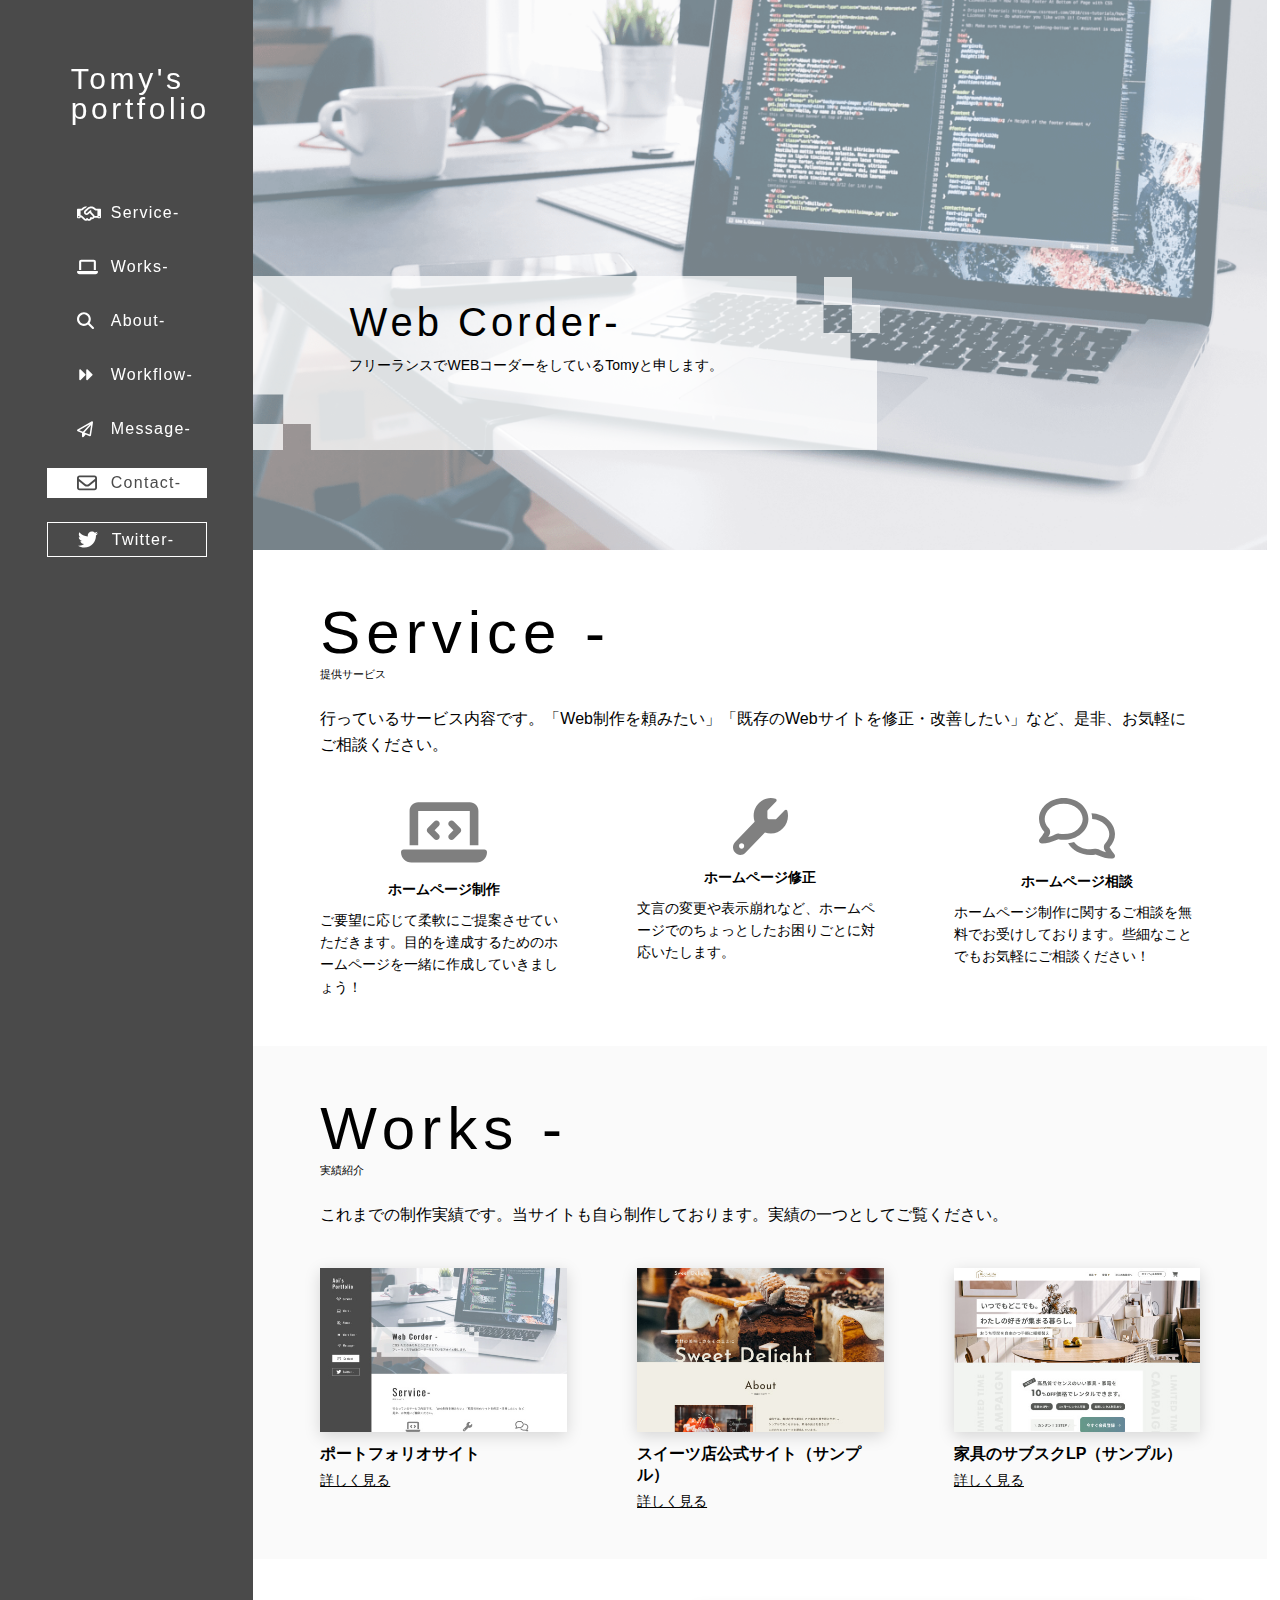
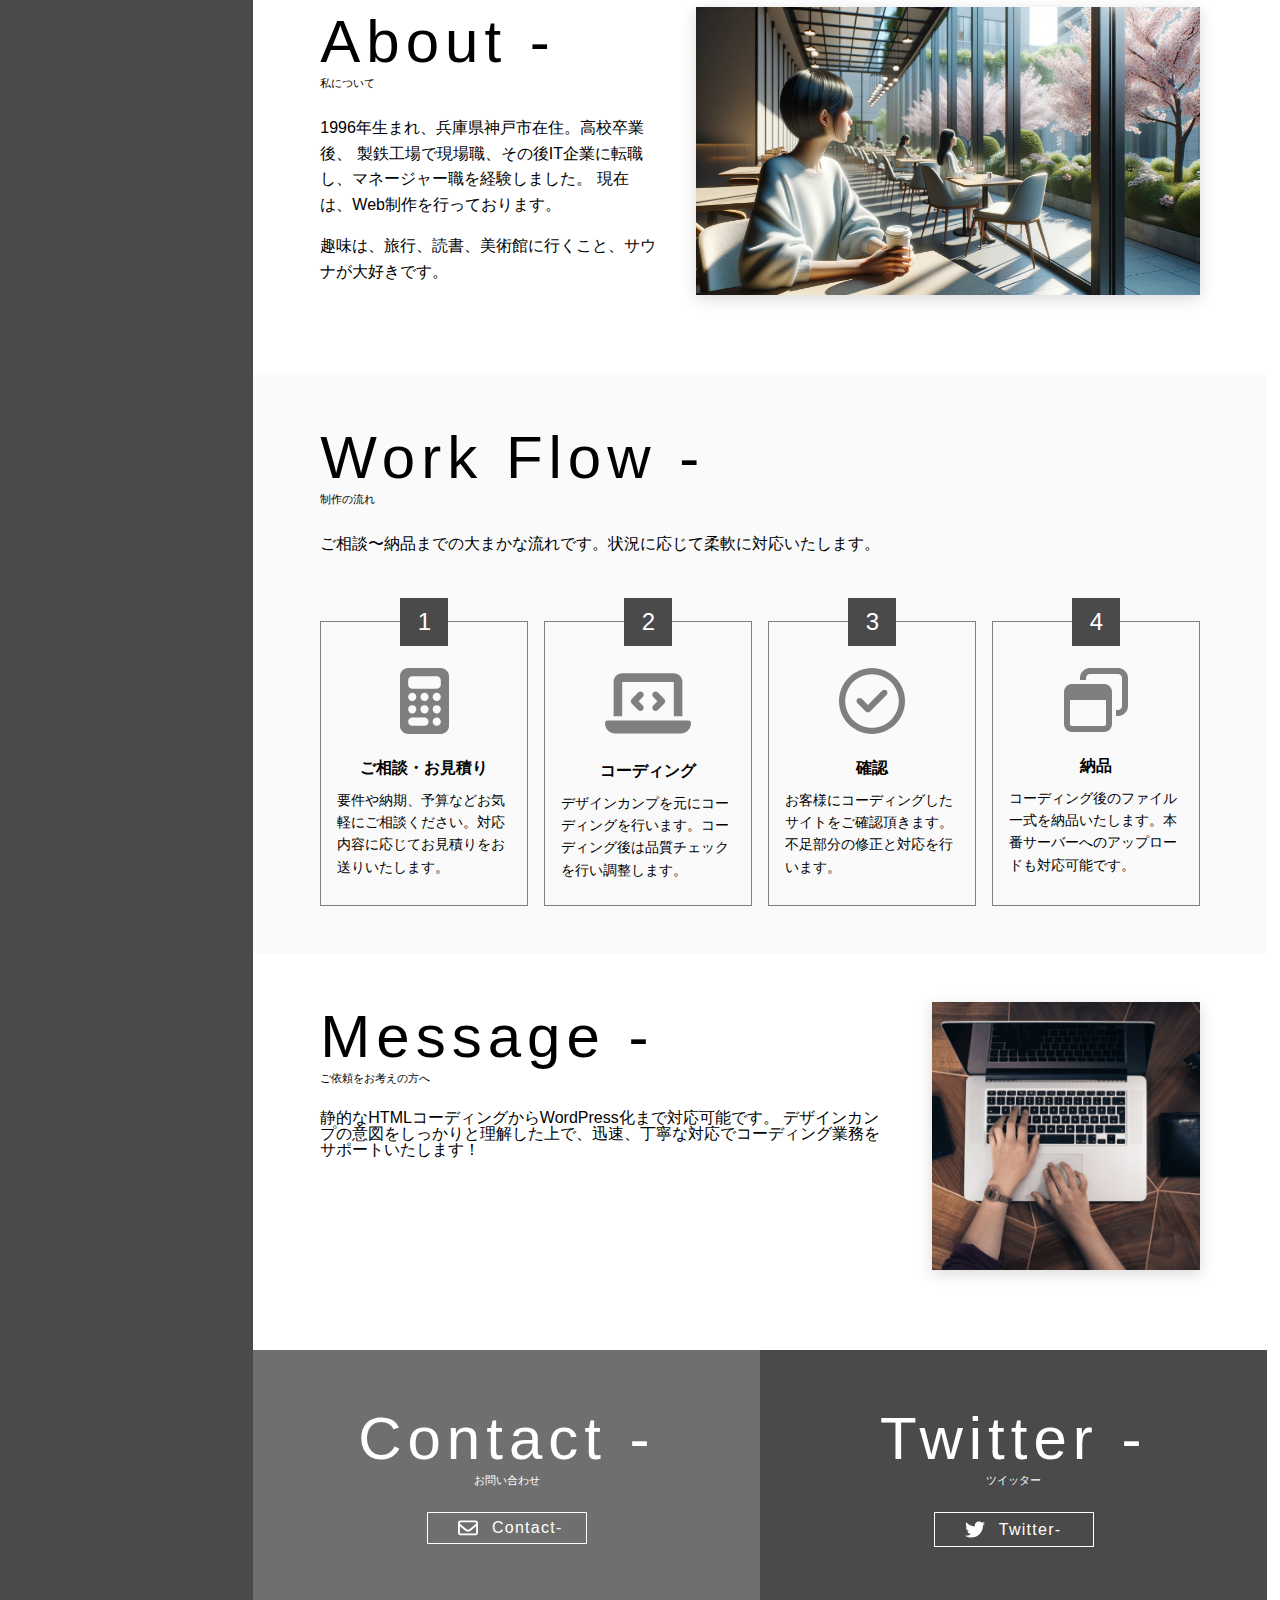
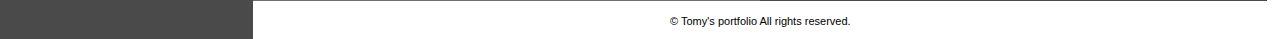
<file: index.html>
<!DOCTYPE html>
<html lang="ja">
  <head>
    <meta charset="UTF-8" />
    <meta name="viewport" content="width=device-width, initial-scale=1.0" />
    <meta name="robots" content="noindex" />
    <meta
      name="description"
      content="フリーランスWEBコーダーのTomyのポートフォリオサイトです。「Web制作を頼みたい」「既存のWebサイトを修正・改善したい」などぜひ、お気軽にご相談ください。"
    />
    <title>Daytora portfolil site</title>
    <link rel="stylesheet" href="./css/reset.css" />
    <link rel="stylesheet" href="./css/style.css" />
  </head>
  <body>
    <div class="wrapper">
      <header class="header">
        <div class="header__container">
          <div class="header__logo">Tomy's<br />portfolio</div>
          <button
            type="button"
            id="js-button-drawer"
            class="header__menu-button"
          >
            Menu
          </button>

          <div id="js-drawer" class="header__contents">
            <nav class="header__nav">
              <ul class="header__nav-list">
                <li class="header__nav-item">
                  <a href="#service" class="header__nav-link button">
                    <span class="button__icon">
                      <svg
                        width="24"
                        height="15"
                        viewBox="0 0 24 15"
                        class="button__icon-path"
                        xmlns="http://www.w3.org/2000/svg"
                      >
                        <path
                          d="M10.2075 0.428596L8.29125 2.33175C7.7175 2.48818 7.185 2.77495 6.735 3.16974L5.7375 4.05241C5.355 4.39133 4.85625 4.57755 4.3425 4.57755H3.6V9.34475C4.365 9.3671 5.0925 9.67622 5.63625 10.2163L6.97125 11.5421L7.23375 11.8028L8.24625 12.8084C8.47875 13.0393 8.86125 13.0393 9.09375 12.8084C9.1575 12.7451 9.20625 12.6706 9.2325 12.5924C9.3375 12.3056 9.58125 12.0896 9.88125 12.0226C10.1813 11.9555 10.4963 12.0449 10.7138 12.2647L11.1188 12.6594C11.5538 13.0915 12.2588 13.0915 12.69 12.6594C12.8925 12.4583 13.0013 12.2013 13.0125 11.9369C13.0275 11.6092 13.2225 11.3187 13.5225 11.1771C13.8225 11.0356 14.1713 11.0654 14.4375 11.2554C14.79 11.5049 15.2813 11.4714 15.5963 11.1585C15.9488 10.8084 15.9488 10.2423 15.5963 9.89596L12.7538 7.07288L11.4112 8.30193C10.3875 9.24047 8.81625 9.25537 7.77375 8.33545C6.585 7.28517 6.55875 5.45278 7.71375 4.36899L10.3425 1.90345C11.37 0.94256 12.7275 0.40625 14.1413 0.40625C15.495 0.40625 16.8038 0.901592 17.8125 1.79172L18.9413 2.78985H20.4H21.9H23.4C23.73 2.78985 24 3.05801 24 3.38575V11.1325C24 11.7917 23.4638 12.3243 22.8 12.3243H21.6C21.1575 12.3243 20.7675 12.0859 20.5613 11.7284H17.3775C17.25 11.9779 17.0813 12.2162 16.8713 12.4248C16.23 13.0617 15.3413 13.3112 14.5088 13.1734C14.3738 13.4453 14.19 13.6985 13.9613 13.9257C12.9375 14.9425 11.3363 15.043 10.1963 14.2274C9.255 15.0021 7.8525 14.9537 6.97125 14.0747L5.9625 13.0691L5.7 12.8084L4.365 11.4825C4.15875 11.2777 3.88875 11.1585 3.6 11.1362C3.6 11.7917 3.06 12.3243 2.4 12.3243H1.2C0.53625 12.3243 0 11.7917 0 11.1325V3.38575C0 3.05801 0.27 2.78985 0.6 2.78985H2.1H3.6H4.3425C4.4175 2.78985 4.48875 2.76378 4.54125 2.71536L5.535 1.83641C6.58125 0.91649 7.9275 0.40625 9.32625 0.40625H9.7125C9.8775 0.40625 10.0463 0.413699 10.2075 0.428596ZM20.4 9.94065V4.57755H18.6C18.3788 4.57755 18.165 4.49561 18.0038 4.35036L16.62 3.12877C15.9375 2.52542 15.0563 2.19395 14.1413 2.19395C13.1888 2.19395 12.2738 2.55522 11.58 3.20326L8.95125 5.66879C8.565 6.03378 8.5725 6.6483 8.97 6.9984C9.31875 7.30752 9.8475 7.30007 10.1888 6.98722L12.885 4.51424C13.2488 4.17904 13.8188 4.20139 14.1563 4.56638C14.4938 4.93137 14.4713 5.49375 14.1038 5.82894L14.0738 5.85874L16.8638 8.62967C17.2388 9.00211 17.4825 9.46021 17.5913 9.93693H20.4V9.94065ZM2.4 10.5366C2.4 10.3785 2.33679 10.2269 2.22426 10.1152C2.11174 10.0034 1.95913 9.94065 1.8 9.94065C1.64087 9.94065 1.48826 10.0034 1.37574 10.1152C1.26321 10.2269 1.2 10.3785 1.2 10.5366C1.2 10.6946 1.26321 10.8462 1.37574 10.9579C1.48826 11.0697 1.64087 11.1325 1.8 11.1325C1.95913 11.1325 2.11174 11.0697 2.22426 10.9579C2.33679 10.8462 2.4 10.6946 2.4 10.5366ZM22.2 11.1325C22.3591 11.1325 22.5117 11.0697 22.6243 10.9579C22.7368 10.8462 22.8 10.6946 22.8 10.5366C22.8 10.3785 22.7368 10.2269 22.6243 10.1152C22.5117 10.0034 22.3591 9.94065 22.2 9.94065C22.0409 9.94065 21.8883 10.0034 21.7757 10.1152C21.6632 10.2269 21.6 10.3785 21.6 10.5366C21.6 10.6946 21.6632 10.8462 21.7757 10.9579C21.8883 11.0697 22.0409 11.1325 22.2 11.1325Z"
                          class="button__icon-path"
                        />
                      </svg>
                    </span>
                    <span class="button__text">Service-</span>
                  </a>
                </li>

                <li class="header__nav-item">
                  <a href="#Works" class="header__nav-link button">
                    <span class="button__icon">
                      <svg
                        width="21"
                        height="16"
                        viewBox="0 0 21 16"
                        class="button__icon-path"
                        xmlns="http://www.w3.org/2000/svg"
                      >
                        <path
                          d="M4.2 0.635498C3.04172 0.635498 2.1 1.57078 2.1 2.72115V11.0638H4.2V2.72115H16.8V11.0638H18.9V2.72115C18.9 1.57078 17.9583 0.635498 16.8 0.635498H4.2ZM0.63 12.1066C0.282187 12.1066 0 12.3868 0 12.7323C0 14.114 1.12875 15.2351 2.52 15.2351H18.48C19.8712 15.2351 21 14.114 21 12.7323C21 12.3868 20.7178 12.1066 20.37 12.1066H0.63Z"
                          class="button__icon-path"
                        />
                      </svg>
                    </span>
                    <span class="button__text">Works-</span>
                  </a>
                </li>
                <li class="header__nav-item">
                  <a href="#about" class="header__nav-link button">
                    <span class="button__icon">
                      <svg
                        width="17"
                        height="18"
                        viewBox="0 0 17 18"
                        class="button__icon-path"
                        xmlns="http://www.w3.org/2000/svg"
                      >
                        <path
                          d="M13.8125 7.04143C13.8125 8.55504 13.3178 9.95324 12.4844 11.0876L16.6879 15.2657C17.1029 15.6779 17.1029 16.3473 16.6879 16.7595C16.2729 17.1717 15.5988 17.1717 15.1838 16.7595L10.9803 12.5814C9.83808 13.4124 8.43027 13.9005 6.90625 13.9005C3.09121 13.9005 0 10.8304 0 7.04143C0 3.25246 3.09121 0.182373 6.90625 0.182373C10.7213 0.182373 13.8125 3.25246 13.8125 7.04143ZM6.90625 11.79C7.53413 11.79 8.15587 11.6672 8.73595 11.4285C9.31604 11.1899 9.84312 10.8401 10.2871 10.3992C10.7311 9.95824 11.0833 9.43476 11.3235 8.85863C11.5638 8.28251 11.6875 7.66502 11.6875 7.04143C11.6875 6.41784 11.5638 5.80035 11.3235 5.22423C11.0833 4.64811 10.7311 4.12463 10.2871 3.68368C9.84312 3.24273 9.31604 2.89296 8.73595 2.65432C8.15587 2.41568 7.53413 2.29285 6.90625 2.29285C6.27837 2.29285 5.65663 2.41568 5.07654 2.65432C4.49646 2.89296 3.96938 3.24273 3.5254 3.68368C3.08142 4.12463 2.72923 4.64811 2.48895 5.22423C2.24867 5.80035 2.125 6.41784 2.125 7.04143C2.125 7.66502 2.24867 8.28251 2.48895 8.85863C2.72923 9.43476 3.08142 9.95824 3.5254 10.3992C3.96938 10.8401 4.49646 11.1899 5.07654 11.4285C5.65663 11.6672 6.27837 11.79 6.90625 11.79Z"
                          class="button__icon-path"
                        />
                      </svg>
                    </span>
                    <span class="button__text">About-</span>
                  </a>
                </li>
                <li class="header__nav-item">
                  <a href="#flow" class="header__nav-link button">
                    <span class="button__icon">
                      <svg
                        width="16"
                        height="16"
                        viewBox="0 0 16 16"
                        fill="none"
                        xmlns="http://www.w3.org/2000/svg"
                      >
                        <path
                          d="M8.43454 7.15642C8.7598 7.47765 8.7598 8.00275 8.43455 8.32398L3.65356 13.0459C3.13521 13.5578 2.25649 13.1906 2.25649 12.4621L2.25649 3.01832C2.25649 2.28979 3.13521 1.92261 3.65355 2.43454L8.43454 7.15642Z"
                          class="button__icon-path"
                        />
                        <path
                          d="M15.4089 7.15642C15.7342 7.47765 15.7342 8.00275 15.4089 8.32398L10.6279 13.0459C10.1096 13.5578 9.23085 13.1906 9.23085 12.4621L9.23085 3.01832C9.23085 2.28979 10.1096 1.92261 10.6279 2.43454L15.4089 7.15642Z"
                          class="button__icon-path"
                        />
                      </svg>
                    </span>
                    <span class="button__text">Workflow-</span>
                  </a>
                </li>
                <li class="header__nav-item">
                  <a href="#message" class="header__nav-link button">
                    <span class="button__icon">
                      <svg
                        width="16"
                        height="17"
                        viewBox="0 0 16 17"
                        class="button__icon-path"
                        xmlns="http://www.w3.org/2000/svg"
                      >
                        <path
                          d="M0.502817 8.41785C-0.203433 8.81822 -0.137808 9.88587 0.615317 10.1962L4.99969 12.0119V15.2179C4.99969 15.7797 5.45594 16.2328 6.02157 16.2328C6.32469 16.2328 6.61219 16.0994 6.80594 15.8666L8.74344 13.5606L12.6153 15.1621C13.2059 15.4073 13.8903 15.0224 13.9872 14.3955L15.9872 1.4843C16.0466 1.10876 15.8809 0.730116 15.5653 0.515964C15.2497 0.301812 14.8372 0.28319 14.5028 0.472513L0.502817 8.41785ZM2.13094 9.20928L12.8028 3.15406L5.94032 10.7704L5.97782 10.8014L2.13094 9.20928ZM12.6028 13.5451L7.39657 11.388L14.0872 3.96101L12.6028 13.5451Z"
                          class="button__icon-path"
                        />
                      </svg>
                    </span>
                    <span class="button__text">Message-</span>
                  </a>
                </li>
                <li class="header__nav-item">
                  <a href="#contact" class="header__nav-link button button--bg">
                    <span class="button__icon">
                      <svg
                        width="20"
                        height="16"
                        viewBox="0 0 20 16"
                        class="button__icon-path"
                        xmlns="http://www.w3.org/2000/svg"
                      >
                        <path
                          d="M2.5 2.28406C2.15625 2.28406 1.875 2.56339 1.875 2.90479V3.76217L8.61328 9.25563C9.42188 9.91515 10.582 9.91515 11.3906 9.25563L18.125 3.76217V2.90479C18.125 2.56339 17.8438 2.28406 17.5 2.28406H2.5ZM1.875 6.17138V12.8365C1.875 13.1779 2.15625 13.4572 2.5 13.4572H17.5C17.8438 13.4572 18.125 13.1779 18.125 12.8365V6.17138L12.5781 10.6949C11.0781 11.917 8.91797 11.917 7.42188 10.6949L1.875 6.17138ZM0 2.90479C0 1.53531 1.12109 0.421875 2.5 0.421875H17.5C18.8789 0.421875 20 1.53531 20 2.90479V12.8365C20 14.2059 18.8789 15.3194 17.5 15.3194H2.5C1.12109 15.3194 0 14.2059 0 12.8365V2.90479Z"
                          class="button__icon-path button__icon-path--contact"
                        />
                      </svg>
                    </span>
                    <span class="button__text">Contact-</span>
                  </a>
                </li>
                <li class="header__nav-item">
                  <a
                    href="#twitter"
                    class="header__nav-link button button--border"
                  >
                    <span class="button__icon">
                      <svg
                        width="20"
                        height="21"
                        viewBox="0 0 20 21"
                        class="button__icon-path"
                        xmlns="http://www.w3.org/2000/svg"
                      >
                        <path
                          d="M17.9441 6.40799C17.9568 6.58444 17.9568 6.76092 17.9568 6.93736C17.9568 12.3191 13.8325 18.5201 6.29441 18.5201C3.97207 18.5201 1.81473 17.8521 0 16.6926C0.329961 16.7304 0.647187 16.743 0.989844 16.743C2.90605 16.743 4.67004 16.1002 6.07867 15.0037C4.27664 14.9659 2.76648 13.7937 2.24617 12.1805C2.5 12.2183 2.75379 12.2435 3.02031 12.2435C3.38832 12.2435 3.75637 12.193 4.09898 12.1049C2.22082 11.7267 0.812148 10.0883 0.812148 8.10949V8.05909C1.35781 8.36158 1.99238 8.55063 2.66492 8.57581C1.56086 7.84479 0.837539 6.59704 0.837539 5.18543C0.837539 4.42922 1.04055 3.73602 1.3959 3.13105C3.41367 5.60136 6.44668 7.21459 9.84766 7.39107C9.78422 7.08858 9.74613 6.77353 9.74613 6.45843C9.74613 4.21496 11.5736 2.38745 13.8451 2.38745C15.0253 2.38745 16.0913 2.87899 16.84 3.67302C17.7664 3.49658 18.6547 3.15626 19.4416 2.68994C19.137 3.63523 18.4898 4.42926 17.6395 4.93337C18.4644 4.84519 19.2639 4.61827 19.9999 4.30322C19.4416 5.10981 18.7436 5.82819 17.9441 6.40799Z"
                          class="button__icon-path"
                        />
                      </svg>
                    </span>
                    <span class="button__text">Twitter-</span>
                  </a>
                </li>
              </ul>
            </nav>
          </div>
        </div>
      </header>
      <!-- headerここまで -->

      <main class="main">
        <div class="fv">
          <picture class="fv__img">
            <source media="(min-width: 768px)" srcset="./img/img_fv.png" />
            <img src="./img/sp/img_fv.png" alt="" />
          </picture>
          <div class="fv__contents">
            <h1 class="fv__heading">
              <span class="fv__heading-main">Web Corder-</span>
              <span class="fv__heading-sub"
                >フリーランスでWEBコーダーをしているTomyと申します。</span
              >
            </h1>
          </div>
        </div>
        <!-- fvここまで-->

        <section class="section service" id="service">
          <div class="section__inner">
            <h2 class="section__head">
              <span class="section__head-main">Service -</span>
              <span class="section__head-sub">提供サービス</span>
            </h2>
            <p class="section__lead-text">
              行っているサービス内容です。「Web制作を頼みたい」「既存のWebサイトを修正・改善したい」など、是非、お気軽にご相談ください。
            </p>

            <div class="section__contents">
              <ul class="service__list">
                <li class="service__item">
                  <div class="service__item-img">
                    <img src="./img/img_service1.svg" alt="" />
                  </div>
                  <h3 class="service__item-name">ホームページ制作</h3>
                  <p class="service__item-text">
                    ご要望に応じて柔軟にご提案させていただきます。目的を達成するためのホームページを一緒に作成していきましょう！
                  </p>
                </li>
                <li class="service__item">
                  <div class="service__item-img">
                    <img src="./img/img_service2.svg" alt="" />
                  </div>
                  <h3 class="service__item-name">ホームページ修正</h3>
                  <p class="service__item-text">
                    文言の変更や表示崩れなど、ホームページでのちょっとしたお困りごとに対応いたします。
                  </p>
                </li>
                <li class="service__item">
                  <div class="service__item-img">
                    <img src="./img/img_service3.svg" alt="" />
                  </div>
                  <h3 class="service__item-name">ホームページ相談</h3>
                  <p class="service__item-text">
                    ホームページ制作に関するご相談を無料でお受けしております。些細なことでもお気軽にご相談ください！
                  </p>
                </li>
              </ul>
            </div>
          </div>
        </section>
        <!-- serviceここまで -->

        <section class="section works" id="works">
          <div class="section__inner">
            <h2 class="section__head">
              <span class="section__head-main">Works -</span>
              <span class="section__head-sub">実績紹介</span>
            </h2>
            <p class="section__lead-text">
              これまでの制作実績です。当サイトも自ら制作しております。実績の一つとしてご覧ください。
            </p>
            <div class="section__contents">
              <ul class="works__list">
                <li class="works__item">
                  <div class="works__item-img">
                    <img src="./img/img_works1.jpg" alt="" />
                  </div>
                  <h3 class="works__item-name">ポートフォリオサイト</h3>
                  <a href="#" target="_blank" class="works__item-link"
                    >詳しく見る</a
                  >
                </li>
                <li class="works__item">
                  <div class="works__item-img">
                    <img src="./img/img_works2.jpg" alt="" />
                  </div>
                  <h3 class="works__item-name">
                    スイーツ店公式サイト（サンプル）
                  </h3>
                  <a href="#" target="_blank" class="works__item-link"
                    >詳しく見る</a
                  >
                </li>
                <li class="works__item">
                  <div class="works__item-img">
                    <img src="./img/img_works3.jpg" alt="" />
                  </div>
                  <h3 class="works__item-name">家具のサブスクLP（サンプル）</h3>
                  <a href="#" target="_blank" class="works__item-link"
                    >詳しく見る</a
                  >
                </li>
              </ul>
            </div>
          </div>
        </section>
        <!-- worksここまで -->

        <section class="section about" id="about">
          <div class="section__inner">
            <div class="about__container">
              <div class="about__img">
                <img
                  src="./img/DALL·E 2023-10-16 00.08.03 - Realistic photo of a sunlit modern café with large windows. To the far right, a Japanese woman with short black hair sits at a brightly lit terrace se.png"
                  alt=""
                />
              </div>
              <div class="about__text-contents">
                <h2 class="section__head">
                  <span class="section__head-main">About -</span>
                  <span class="section__head-sub">私について</span>
                </h2>
                <p class="about__text">
                  1996年生まれ、兵庫県神戸市在住。高校卒業後、
                  製鉄工場で現場職、その後IT企業に転職し、マネージャー職を経験しました。
                  現在は、Web制作を行っております。
                </p>
                <p class="about__text">
                  趣味は、旅行、読書、美術館に行くこと、サウナが大好きです。
                </p>
              </div>
            </div>
          </div>
        </section>
        <!-- aboutここまで -->

        <section class="section flow" id="flow">
          <div class="section__inner">
            <h2 class="section__head">
              <span class="section__head-main">Work Flow -</span>
              <span class="section__head-sub">制作の流れ</span>
            </h2>

            <p class="section__lead-text">
              ご相談〜納品までの大まかな流れです。状況に応じて柔軟に対応いたします。
            </p>

            <div class="section__contents">
              <ol class="flow__list">
                <li class="flow__item">
                  <p class="flow__item-num">1</p>
                  <div class="flow__item-img">
                    <img src="./img/img_flow1.svg" alt="" />
                  </div>
                  <h3 class="flow__item-name">ご相談・お見積り</h3>
                  <p class="flow__item-text">
                    要件や納期、予算などお気軽にご相談ください。対応内容に応じてお見積りをお送りいたします。
                  </p>
                </li>
                <li class="flow__item">
                  <p class="flow__item-num">2</p>
                  <div class="flow__item-img">
                    <img src="./img/img_flow2.svg" alt="" />
                  </div>
                  <h3 class="flow__item-name">コーディング</h3>
                  <p class="flow__item-text">
                    デザインカンプを元にコーディングを行います。コーディング後は品質チェックを行い調整します。
                  </p>
                </li>
                <li class="flow__item">
                  <p class="flow__item-num">3</p>
                  <div class="flow__item-img">
                    <img src="./img/img_flow3.svg" alt="" />
                  </div>
                  <h3 class="flow__item-name">確認</h3>
                  <p class="flow__item-text">
                    お客様にコーディングしたサイトをご確認頂きます。不足部分の修正と対応を行います。
                  </p>
                </li>
                <li class="flow__item">
                  <p class="flow__item-num">4</p>
                  <div class="flow__item-img">
                    <img src="./img/img_flow4.svg" alt="" />
                  </div>
                  <h3 class="flow__item-name">納品</h3>
                  <p class="flow__item-text">
                    コーディング後のファイル一式を納品いたします。本番サーバーへのアップロードも対応可能です。
                  </p>
                </li>
              </ol>
            </div>
          </div>
        </section>
        <!-- flowここまで -->

        <section class="section message" id="message">
          <div class="section__inner">
            <div class="message__container">
              <div class="message__img">
                <img src="./img/img_message.png" alt="" />
              </div>

              <div class="message__text-contents">
                <h2 class="section__head">
                  <span class="section__head-main">Message -</span>
                  <span class="section__head-sub">ご依頼をお考えの方へ </span>
                </h2>
                <p class="message__text">
                  静的なHTMLコーディングからWordPress化まで対応可能です。
                  デザインカンプの意図をしっかりと理解した上で、迅速、丁寧な対応でコーディング業務をサポートいたします！
                </p>
              </div>
            </div>
          </div>
        </section>
        <!-- messageここまで -->

        <div class="page-bottom">
          <div class="page-bottom__item page-bottom__item--contact">
            <h2 class="section__head section__head--center">
              <span class="section__head-main">Contact -</span>
              <span class="section__head-sub">お問い合わせ</span>
            </h2>
            <a
              href="#"
              target="_blank"
              class="page-bottom__button button button--border"
            >
              <span class="button__icon">
                <svg
                  width="20"
                  height="16"
                  viewBox="0 0 20 16"
                  class="button__icon-path"
                  xmlns="http://www.w3.org/2000/svg"
                >
                  <path
                    d="M2.5 2.28406C2.15625 2.28406 1.875 2.56339 1.875 2.90479V3.76217L8.61328 9.25563C9.42188 9.91515 10.582 9.91515 11.3906 9.25563L18.125 3.76217V2.90479C18.125 2.56339 17.8438 2.28406 17.5 2.28406H2.5ZM1.875 6.17138V12.8365C1.875 13.1779 2.15625 13.4572 2.5 13.4572H17.5C17.8438 13.4572 18.125 13.1779 18.125 12.8365V6.17138L12.5781 10.6949C11.0781 11.917 8.91797 11.917 7.42188 10.6949L1.875 6.17138ZM0 2.90479C0 1.53531 1.12109 0.421875 2.5 0.421875H17.5C18.8789 0.421875 20 1.53531 20 2.90479V12.8365C20 14.2059 18.8789 15.3194 17.5 15.3194H2.5C1.12109 15.3194 0 14.2059 0 12.8365V2.90479Z"
                    class="button__icon-path"
                  />
                </svg>
              </span>
              <span class="button__text">Contact-</span>
            </a>
          </div>
          <!-- page-bottom__item -->

          <div class="page-bottom__item page-bottom__item--twitter">
            <h2 class="section__head section__head--center">
              <span class="section__head-main">Twitter -</span>
              <span class="section__head-sub">ツイッター</span>
            </h2>

            <a
              href="#"
              target="_blank"
              class="page-bottom__button button button--border"
            >
              <span class="button__icon">
                <svg
                  width="20"
                  height="21"
                  viewBox="0 0 20 21"
                  class="button__icon-path"
                  xmlns="http://www.w3.org/2000/svg"
                >
                  <path
                    d="M17.9441 6.40799C17.9568 6.58444 17.9568 6.76092 17.9568 6.93736C17.9568 12.3191 13.8325 18.5201 6.29441 18.5201C3.97207 18.5201 1.81473 17.8521 0 16.6926C0.329961 16.7304 0.647187 16.743 0.989844 16.743C2.90605 16.743 4.67004 16.1002 6.07867 15.0037C4.27664 14.9659 2.76648 13.7937 2.24617 12.1805C2.5 12.2183 2.75379 12.2435 3.02031 12.2435C3.38832 12.2435 3.75637 12.193 4.09898 12.1049C2.22082 11.7267 0.812148 10.0883 0.812148 8.10949V8.05909C1.35781 8.36158 1.99238 8.55063 2.66492 8.57581C1.56086 7.84479 0.837539 6.59704 0.837539 5.18543C0.837539 4.42922 1.04055 3.73602 1.3959 3.13105C3.41367 5.60136 6.44668 7.21459 9.84766 7.39107C9.78422 7.08858 9.74613 6.77353 9.74613 6.45843C9.74613 4.21496 11.5736 2.38745 13.8451 2.38745C15.0253 2.38745 16.0913 2.87899 16.84 3.67302C17.7664 3.49658 18.6547 3.15626 19.4416 2.68994C19.137 3.63523 18.4898 4.42926 17.6395 4.93337C18.4644 4.84519 19.2639 4.61827 19.9999 4.30322C19.4416 5.10981 18.7436 5.82819 17.9441 6.40799Z"
                    class="button__icon-path"
                  />
                </svg>
              </span>
              <span class="button__text">Twitter-</span>
            </a>
          </div>
          <!-- page-bottom__item -->
        </div>
        <!-- page-bottomここまで -->

        <footer class="footer">
          <small class="footer__copy">
            &copy; Tomy's portfolio All rights reserved.
          </small>
        </footer>
      </main>
    </div>

    <script src="https://ajax.googleapis.com/ajax/libs/jquery/3.7.1/jquery.min.js"></script>
    <script src="./js/index.js"></script>
  </body>
</html>
</file>
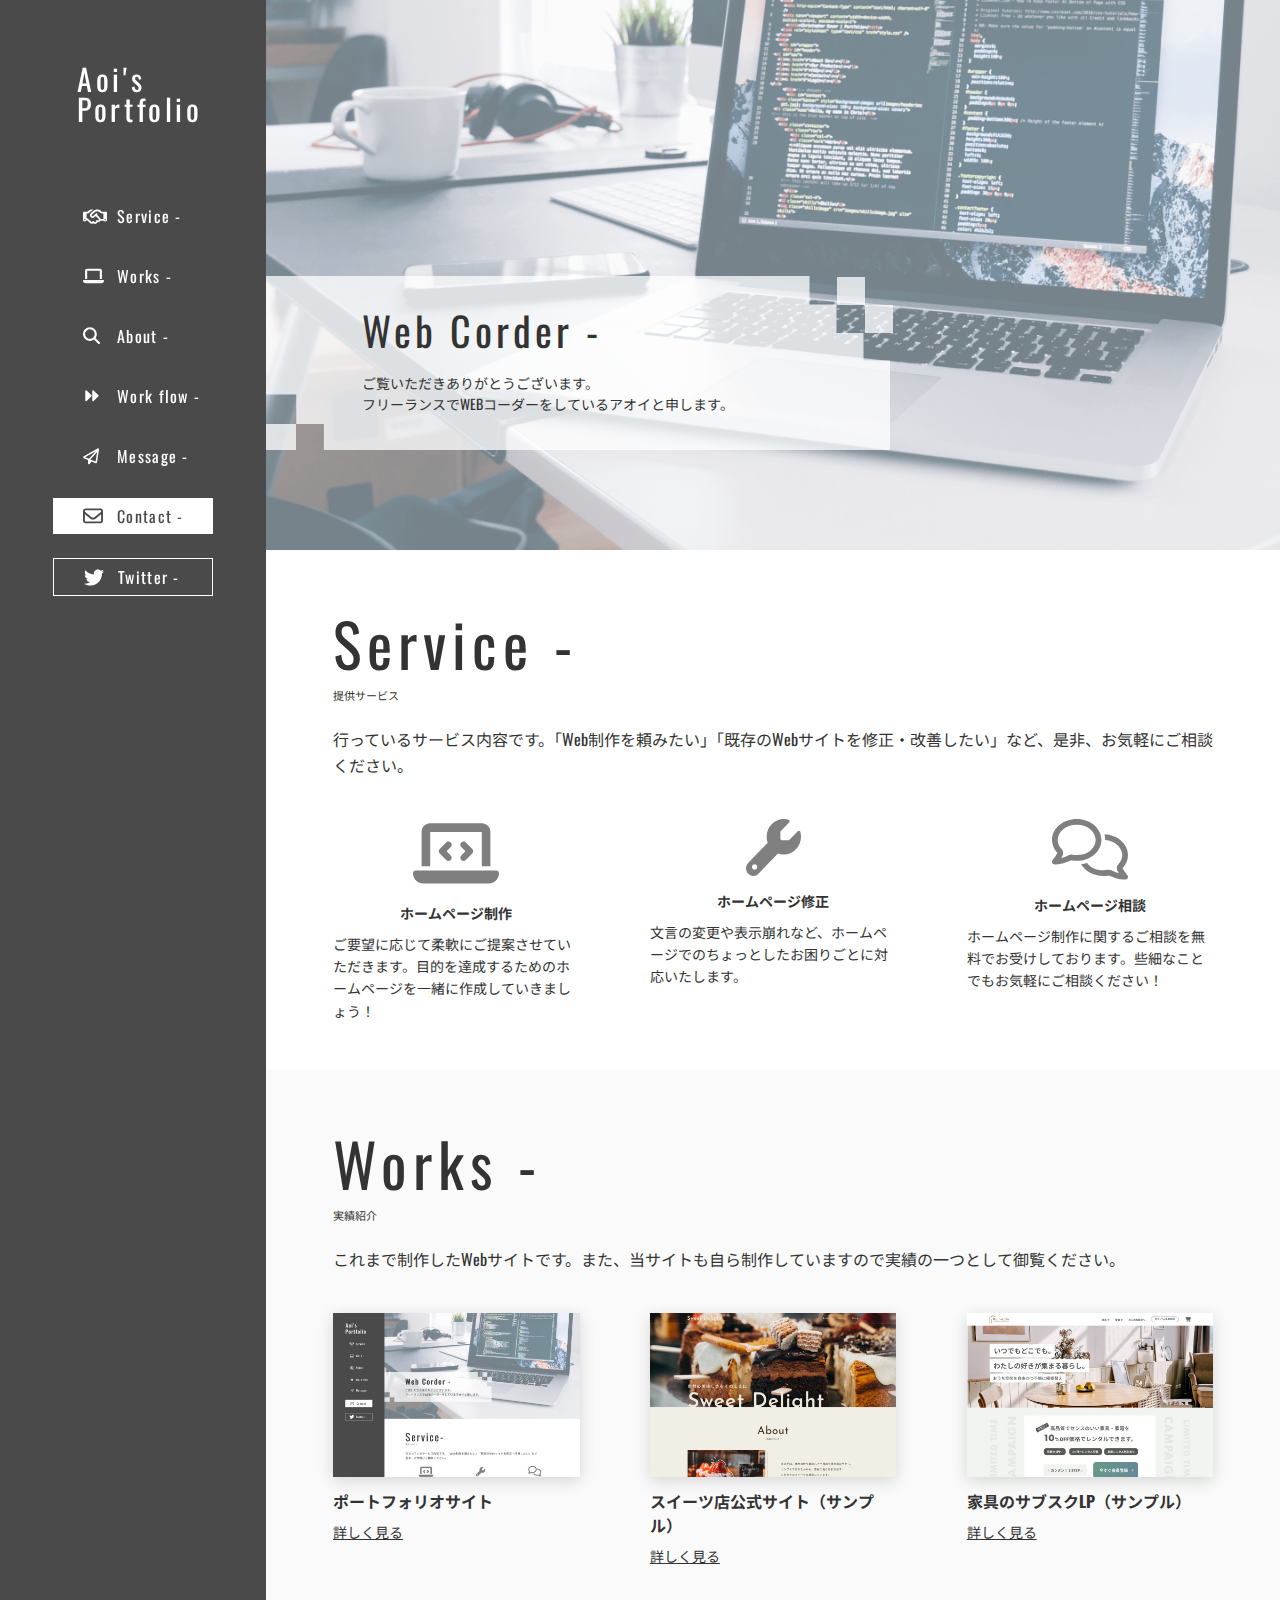
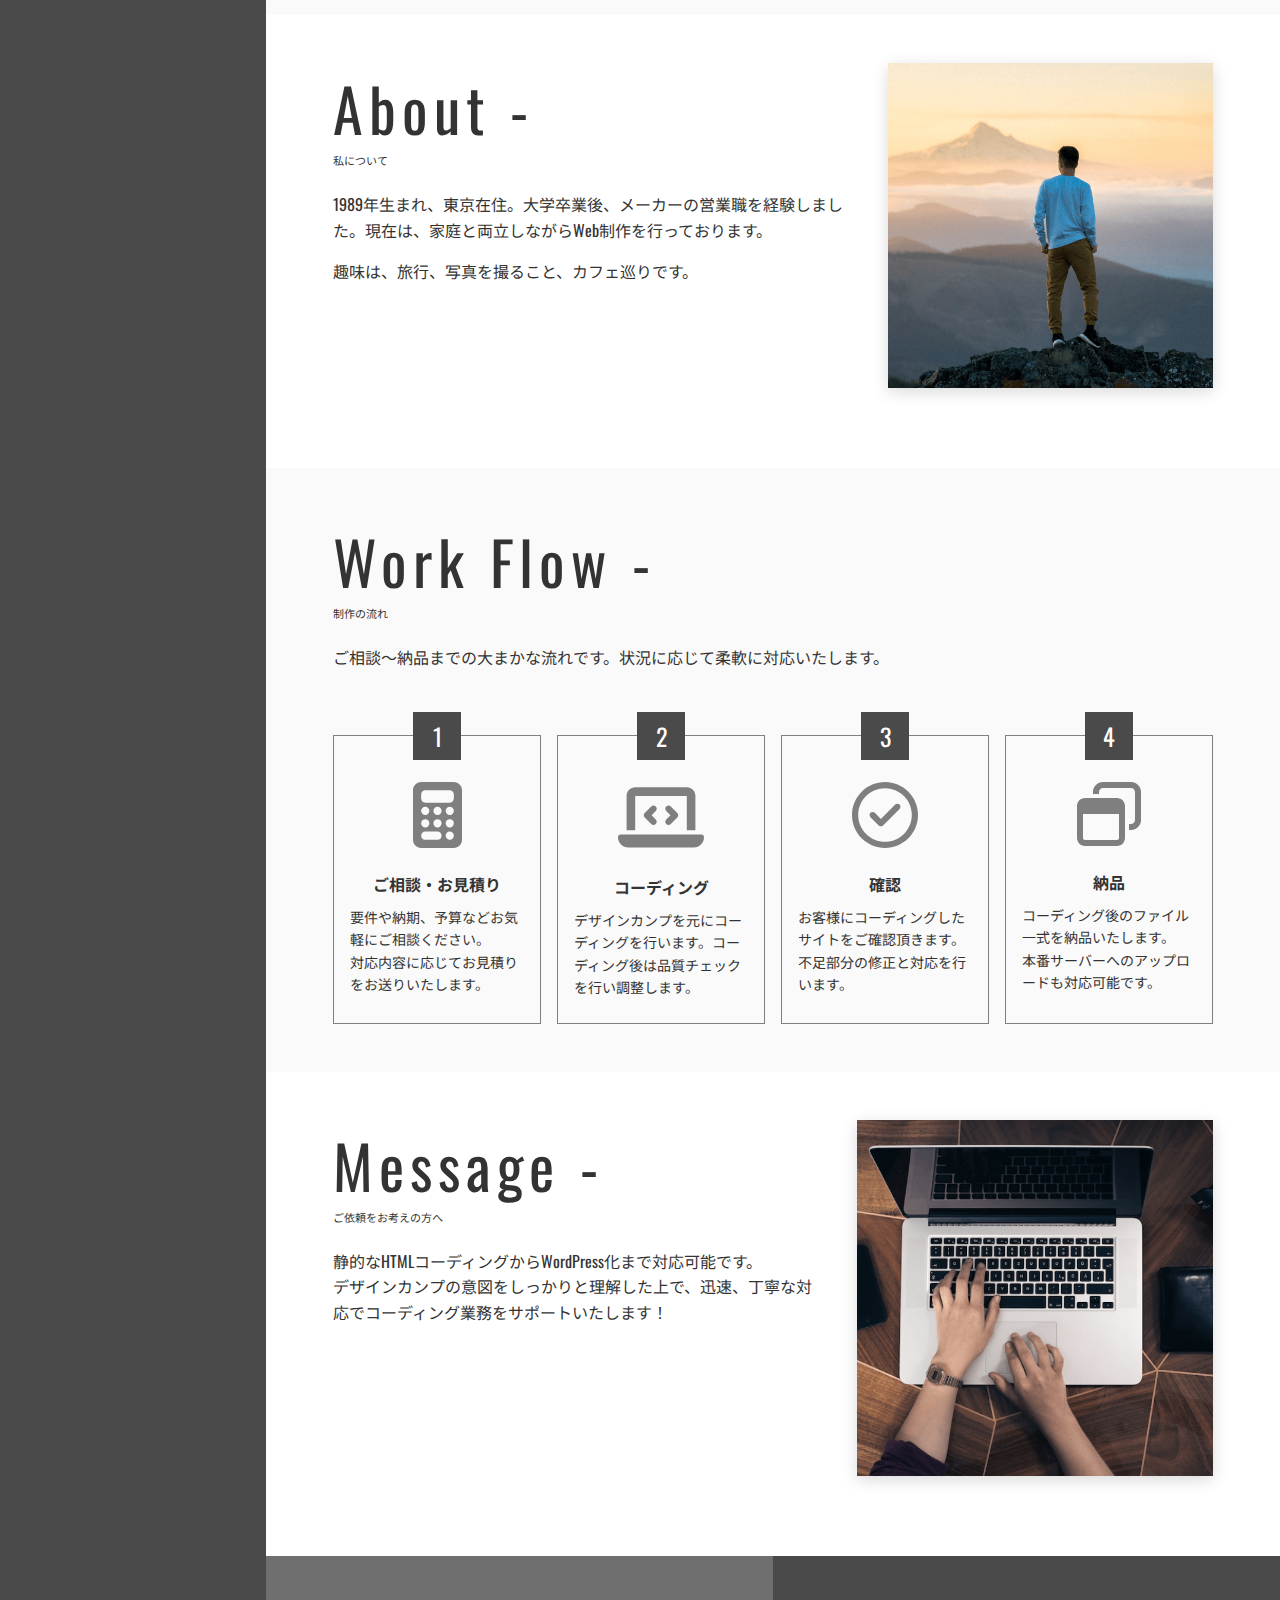
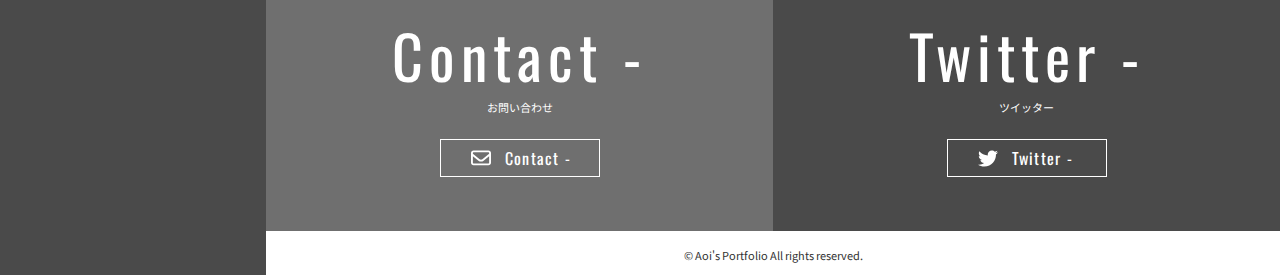
<file: complete/complete_index.html>
<!DOCTYPE html>
<html lang="ja">
  <head>
    <meta charset="UTF-8" />
    <meta name="viewport" content="width=device-width, initial-scale=1.0" />

    <!-- 検索にヒットさせない -->
    <meta name="robots" content="noindex" />

    <title>ポートフォリオサイト</title>
    <meta name="description" content="フリーランスWEBコーダーのアオイのポートフォリオサイトです。「Web制作を頼みたい」「既存のWebサイトを修正・改善したい」などぜひ、お気軽にご相談ください。" />

    <!-- Google Fonts -->
    <link rel="preconnect" href="https://fonts.googleapis.com" />
    <link rel="preconnect" href="https://fonts.gstatic.com" crossorigin />
    <link href="https://fonts.googleapis.com/css2?family=Noto+Sans+JP:wght@400;700&family=Oswald:wght@400;500&display=swap" rel="stylesheet" />

    <!-- スタイルシート -->
    <link rel="stylesheet" href="./css/reset.css" />
    <link rel="stylesheet" href="./css/style.css" />
  </head>
  <body>
    <div class="wrapper">
      <header class="header">
        <div class="header__container">
          <div class="header__logo">Aoi's<br />Portfolio</div>
          <button type="button" id="js-button-drawer" class="header__menu-button">Menu</button>

          <div id="js-drawer" class="header__contents">
            <nav class="header__nav">
              <ul class="header__nav-list">
                <li class="header__nav-item">
                  <a href="#service" class="header__nav-link button">
                    <span class="button__icon">
                      <svg width="24" height="15" viewBox="0 0 24 15" fill="none" xmlns="http://www.w3.org/2000/svg">
                        <path d="M10.2075 0.428596L8.29125 2.33175C7.7175 2.48818 7.185 2.77495 6.735 3.16974L5.7375 4.05241C5.355 4.39133 4.85625 4.57755 4.3425 4.57755H3.6V9.34475C4.365 9.3671 5.0925 9.67622 5.63625 10.2163L6.97125 11.5421L7.23375 11.8028L8.24625 12.8084C8.47875 13.0393 8.86125 13.0393 9.09375 12.8084C9.1575 12.7451 9.20625 12.6706 9.2325 12.5924C9.3375 12.3056 9.58125 12.0896 9.88125 12.0226C10.1813 11.9555 10.4963 12.0449 10.7138 12.2647L11.1188 12.6594C11.5538 13.0915 12.2588 13.0915 12.69 12.6594C12.8925 12.4583 13.0013 12.2013 13.0125 11.9369C13.0275 11.6092 13.2225 11.3187 13.5225 11.1771C13.8225 11.0356 14.1713 11.0654 14.4375 11.2554C14.79 11.5049 15.2813 11.4714 15.5963 11.1585C15.9488 10.8084 15.9488 10.2423 15.5963 9.89596L12.7538 7.07288L11.4112 8.30193C10.3875 9.24047 8.81625 9.25537 7.77375 8.33545C6.585 7.28517 6.55875 5.45278 7.71375 4.36899L10.3425 1.90345C11.37 0.94256 12.7275 0.40625 14.1413 0.40625C15.495 0.40625 16.8038 0.901592 17.8125 1.79172L18.9413 2.78985H20.4H21.9H23.4C23.73 2.78985 24 3.05801 24 3.38575V11.1325C24 11.7917 23.4638 12.3243 22.8 12.3243H21.6C21.1575 12.3243 20.7675 12.0859 20.5613 11.7284H17.3775C17.25 11.9779 17.0813 12.2162 16.8713 12.4248C16.23 13.0617 15.3413 13.3112 14.5088 13.1734C14.3738 13.4453 14.19 13.6985 13.9613 13.9257C12.9375 14.9425 11.3363 15.043 10.1963 14.2274C9.255 15.0021 7.8525 14.9537 6.97125 14.0747L5.9625 13.0691L5.7 12.8084L4.365 11.4825C4.15875 11.2777 3.88875 11.1585 3.6 11.1362C3.6 11.7917 3.06 12.3243 2.4 12.3243H1.2C0.53625 12.3243 0 11.7917 0 11.1325V3.38575C0 3.05801 0.27 2.78985 0.6 2.78985H2.1H3.6H4.3425C4.4175 2.78985 4.48875 2.76378 4.54125 2.71536L5.535 1.83641C6.58125 0.91649 7.9275 0.40625 9.32625 0.40625H9.7125C9.8775 0.40625 10.0463 0.413699 10.2075 0.428596ZM20.4 9.94065V4.57755H18.6C18.3788 4.57755 18.165 4.49561 18.0038 4.35036L16.62 3.12877C15.9375 2.52542 15.0563 2.19395 14.1413 2.19395C13.1888 2.19395 12.2738 2.55522 11.58 3.20326L8.95125 5.66879C8.565 6.03378 8.5725 6.6483 8.97 6.9984C9.31875 7.30752 9.8475 7.30007 10.1888 6.98722L12.885 4.51424C13.2488 4.17904 13.8188 4.20139 14.1563 4.56638C14.4938 4.93137 14.4713 5.49375 14.1038 5.82894L14.0738 5.85874L16.8638 8.62967C17.2388 9.00211 17.4825 9.46021 17.5913 9.93693H20.4V9.94065ZM2.4 10.5366C2.4 10.3785 2.33679 10.2269 2.22426 10.1152C2.11174 10.0034 1.95913 9.94065 1.8 9.94065C1.64087 9.94065 1.48826 10.0034 1.37574 10.1152C1.26321 10.2269 1.2 10.3785 1.2 10.5366C1.2 10.6946 1.26321 10.8462 1.37574 10.9579C1.48826 11.0697 1.64087 11.1325 1.8 11.1325C1.95913 11.1325 2.11174 11.0697 2.22426 10.9579C2.33679 10.8462 2.4 10.6946 2.4 10.5366ZM22.2 11.1325C22.3591 11.1325 22.5117 11.0697 22.6243 10.9579C22.7368 10.8462 22.8 10.6946 22.8 10.5366C22.8 10.3785 22.7368 10.2269 22.6243 10.1152C22.5117 10.0034 22.3591 9.94065 22.2 9.94065C22.0409 9.94065 21.8883 10.0034 21.7757 10.1152C21.6632 10.2269 21.6 10.3785 21.6 10.5366C21.6 10.6946 21.6632 10.8462 21.7757 10.9579C21.8883 11.0697 22.0409 11.1325 22.2 11.1325Z" class="button__icon-path" />
                      </svg>
                    </span>
                    <span class="button__text">Service -</span>
                  </a>
                </li>
                <li class="header__nav-item">
                  <a href="#works" class="header__nav-link button">
                    <span class="button__icon">
                      <svg width="21" height="16" viewBox="0 0 21 16" fill="none" xmlns="http://www.w3.org/2000/svg">
                        <path d="M4.2 0.635498C3.04172 0.635498 2.1 1.57078 2.1 2.72115V11.0638H4.2V2.72115H16.8V11.0638H18.9V2.72115C18.9 1.57078 17.9583 0.635498 16.8 0.635498H4.2ZM0.63 12.1066C0.282187 12.1066 0 12.3868 0 12.7323C0 14.114 1.12875 15.2351 2.52 15.2351H18.48C19.8712 15.2351 21 14.114 21 12.7323C21 12.3868 20.7178 12.1066 20.37 12.1066H0.63Z" class="button__icon-path" />
                      </svg>
                    </span>
                    <span class="button__text">Works -</span>
                  </a>
                </li>
                <li class="header__nav-item">
                  <a href="#about" class="header__nav-link button">
                    <span class="button__icon">
                      <svg width="17" height="18" viewBox="0 0 17 18" fill="none" xmlns="http://www.w3.org/2000/svg">
                        <path d="M13.8125 7.04143C13.8125 8.55504 13.3178 9.95324 12.4844 11.0876L16.6879 15.2657C17.1029 15.6779 17.1029 16.3473 16.6879 16.7595C16.2729 17.1717 15.5988 17.1717 15.1838 16.7595L10.9803 12.5814C9.83808 13.4124 8.43027 13.9005 6.90625 13.9005C3.09121 13.9005 0 10.8304 0 7.04143C0 3.25246 3.09121 0.182373 6.90625 0.182373C10.7213 0.182373 13.8125 3.25246 13.8125 7.04143ZM6.90625 11.79C7.53413 11.79 8.15587 11.6672 8.73595 11.4285C9.31604 11.1899 9.84312 10.8401 10.2871 10.3992C10.7311 9.95824 11.0833 9.43476 11.3235 8.85863C11.5638 8.28251 11.6875 7.66502 11.6875 7.04143C11.6875 6.41784 11.5638 5.80035 11.3235 5.22423C11.0833 4.64811 10.7311 4.12463 10.2871 3.68368C9.84312 3.24273 9.31604 2.89296 8.73595 2.65432C8.15587 2.41568 7.53413 2.29285 6.90625 2.29285C6.27837 2.29285 5.65663 2.41568 5.07654 2.65432C4.49646 2.89296 3.96938 3.24273 3.5254 3.68368C3.08142 4.12463 2.72923 4.64811 2.48895 5.22423C2.24867 5.80035 2.125 6.41784 2.125 7.04143C2.125 7.66502 2.24867 8.28251 2.48895 8.85863C2.72923 9.43476 3.08142 9.95824 3.5254 10.3992C3.96938 10.8401 4.49646 11.1899 5.07654 11.4285C5.65663 11.6672 6.27837 11.79 6.90625 11.79Z" class="button__icon-path" />
                      </svg>
                    </span>
                    <span class="button__text">About -</span>
                  </a>
                </li>
                <li class="header__nav-item">
                  <a href="#flow" class="header__nav-link button">
                    <span class="button__icon">
                      <svg width="16" height="16" viewBox="0 0 16 16" fill="none" xmlns="http://www.w3.org/2000/svg">
                        <path d="M8.43454 7.15642C8.7598 7.47765 8.7598 8.00275 8.43455 8.32398L3.65356 13.0459C3.13521 13.5578 2.25649 13.1906 2.25649 12.4621L2.25649 3.01832C2.25649 2.28979 3.13521 1.92261 3.65355 2.43454L8.43454 7.15642Z" class="button__icon-path" />
                        <path d="M15.4089 7.15642C15.7342 7.47765 15.7342 8.00275 15.4089 8.32398L10.6279 13.0459C10.1096 13.5578 9.23085 13.1906 9.23085 12.4621L9.23085 3.01832C9.23085 2.28979 10.1096 1.92261 10.6279 2.43454L15.4089 7.15642Z" class="button__icon-path" />
                      </svg>
                    </span>
                    <span class="button__text">Work flow -</span>
                  </a>
                </li>
                <li class="header__nav-item">
                  <a href="#message" class="header__nav-link button">
                    <span class="button__icon">
                      <svg width="16" height="17" viewBox="0 0 16 17" fill="none" xmlns="http://www.w3.org/2000/svg">
                        <path d="M0.502817 8.41785C-0.203433 8.81822 -0.137808 9.88587 0.615317 10.1962L4.99969 12.0119V15.2179C4.99969 15.7797 5.45594 16.2328 6.02157 16.2328C6.32469 16.2328 6.61219 16.0994 6.80594 15.8666L8.74344 13.5606L12.6153 15.1621C13.2059 15.4073 13.8903 15.0224 13.9872 14.3955L15.9872 1.4843C16.0466 1.10876 15.8809 0.730116 15.5653 0.515964C15.2497 0.301812 14.8372 0.28319 14.5028 0.472513L0.502817 8.41785ZM2.13094 9.20928L12.8028 3.15406L5.94032 10.7704L5.97782 10.8014L2.13094 9.20928ZM12.6028 13.5451L7.39657 11.388L14.0872 3.96101L12.6028 13.5451Z" class="button__icon-path" />
                      </svg>
                    </span>
                    <span class="button__text">Message -</span>
                  </a>
                </li>
                <li class="header__nav-item">
                  <a href="#contact" class="header__nav-link button button--bg">
                    <span class="button__icon">
                      <svg width="20" height="16" viewBox="0 0 20 16" fill="none" xmlns="http://www.w3.org/2000/svg">
                        <path d="M2.5 2.28406C2.15625 2.28406 1.875 2.56339 1.875 2.90479V3.76217L8.61328 9.25563C9.42188 9.91515 10.582 9.91515 11.3906 9.25563L18.125 3.76217V2.90479C18.125 2.56339 17.8438 2.28406 17.5 2.28406H2.5ZM1.875 6.17138V12.8365C1.875 13.1779 2.15625 13.4572 2.5 13.4572H17.5C17.8438 13.4572 18.125 13.1779 18.125 12.8365V6.17138L12.5781 10.6949C11.0781 11.917 8.91797 11.917 7.42188 10.6949L1.875 6.17138ZM0 2.90479C0 1.53531 1.12109 0.421875 2.5 0.421875H17.5C18.8789 0.421875 20 1.53531 20 2.90479V12.8365C20 14.2059 18.8789 15.3194 17.5 15.3194H2.5C1.12109 15.3194 0 14.2059 0 12.8365V2.90479Z" class="button__icon-path button__icon-path--contact" />
                      </svg>
                    </span>
                    <span class="button__text">Contact -</span>
                  </a>
                </li>
                <li class="header__nav-item">
                  <a href="#twitter" class="header__nav-link button button--border">
                    <span class="button__icon">
                      <svg width="20" height="21" viewBox="0 0 20 21" fill="none" xmlns="http://www.w3.org/2000/svg">
                        <path d="M17.9441 6.40799C17.9568 6.58444 17.9568 6.76092 17.9568 6.93736C17.9568 12.3191 13.8325 18.5201 6.29441 18.5201C3.97207 18.5201 1.81473 17.8521 0 16.6926C0.329961 16.7304 0.647187 16.743 0.989844 16.743C2.90605 16.743 4.67004 16.1002 6.07867 15.0037C4.27664 14.9659 2.76648 13.7937 2.24617 12.1805C2.5 12.2183 2.75379 12.2435 3.02031 12.2435C3.38832 12.2435 3.75637 12.193 4.09898 12.1049C2.22082 11.7267 0.812148 10.0883 0.812148 8.10949V8.05909C1.35781 8.36158 1.99238 8.55063 2.66492 8.57581C1.56086 7.84479 0.837539 6.59704 0.837539 5.18543C0.837539 4.42922 1.04055 3.73602 1.3959 3.13105C3.41367 5.60136 6.44668 7.21459 9.84766 7.39107C9.78422 7.08858 9.74613 6.77353 9.74613 6.45843C9.74613 4.21496 11.5736 2.38745 13.8451 2.38745C15.0253 2.38745 16.0913 2.87899 16.84 3.67302C17.7664 3.49658 18.6547 3.15626 19.4416 2.68994C19.137 3.63523 18.4898 4.42926 17.6395 4.93337C18.4644 4.84519 19.2639 4.61827 19.9999 4.30322C19.4416 5.10981 18.7436 5.82819 17.9441 6.40799Z" class="button__icon-path" />
                      </svg>
                    </span>
                    <span class="button__text">Twitter -</span>
                  </a>
                </li>
              </ul>
            </nav>
          </div>
        </div>
      </header>

      <main class="main">
        <div class="fv">
          <picture class="fv__img">
            <source media="(min-width: 768px)" srcset="./img/img_fv.png" />
            <img src="./img/sp/img_fv.png" alt="" />
          </picture>
          <div class="fv__contents">
            <h1 class="fv__heading">
              <span class="fv__heading-main">Web Corder -</span>
              <span class="fv__heading-sub">ご覧いただきありがとうございます。<br />フリーランスでWEBコーダーをしているアオイと申します。</span>
            </h1>
          </div>
        </div>

        <section id="service" class="section service">
          <div class="section__inner">
            <h2 class="section__head">
              <span class="section__head-main">Service -</span>
              <span class="section__head-sub">提供サービス</span>
            </h2>
            <p class="section__lead-text">行っているサービス内容です。「Web制作を頼みたい」「既存のWebサイトを修正・改善したい」など、是非、お気軽にご相談ください。</p>
            <div class="section__contents">
              <ul class="service__list">
                <li class="service__item">
                  <div class="service__item-img"><img src="./img/img_service1.svg" alt="" /></div>
                  <h3 class="service__item-name">ホームページ制作</h3>
                  <p class="service__item-text">ご要望に応じて柔軟にご提案させていただきます。目的を達成するためのホームページを一緒に作成していきましょう！</p>
                </li>
                <li class="service__item">
                  <div class="service__item-img"><img src="./img/img_service2.svg" alt="" /></div>
                  <h3 class="service__item-name">ホームページ修正</h3>
                  <p class="service__item-text">文言の変更や表示崩れなど、ホームページでのちょっとしたお困りごとに対応いたします。</p>
                </li>
                <li class="service__item">
                  <div class="service__item-img"><img src="./img/img_service3.svg" alt="" /></div>
                  <h3 class="service__item-name">ホームページ相談</h3>
                  <p class="service__item-text">ホームページ制作に関するご相談を無料でお受けしております。些細なことでもお気軽にご相談ください！</p>
                </li>
              </ul>
            </div>
          </div>
        </section>

        <section id="works" class="section works">
          <div class="section__inner">
            <h2 class="section__head">
              <span class="section__head-main">Works -</span>
              <span class="section__head-sub">実績紹介</span>
            </h2>
            <p class="section__lead-text">これまで制作したWebサイトです。また、当サイトも自ら制作していますので実績の一つとして御覧ください。</p>
            <div class="section__contents">
              <ul class="works__list">
                <li class="works__item">
                  <div class="works__item-img"><img src="./img/img_works1.jpg" alt="" /></div>
                  <h3 class="works__item-name">ポートフォリオサイト</h3>
                  <a href="#" class="works__item-link">詳しく見る</a>
                </li>
                <li class="works__item">
                  <div class="works__item-img"><img src="./img/img_works2.jpg" alt="" /></div>
                  <h3 class="works__item-name">スイーツ店公式サイト（サンプル）</h3>
                  <a href="#" target="_blank" class="works__item-link">詳しく見る</a>
                </li>
                <li class="works__item">
                  <div class="works__item-img"><img src="./img/img_works3.jpg" alt="" /></div>
                  <h3 class="works__item-name">家具のサブスクLP（サンプル）</h3>
                  <a href="#" target="_blank" class="works__item-link">詳しく見る</a>
                </li>
              </ul>
            </div>
          </div>
        </section>

        <section id="about" class="section about">
          <div class="section__inner">
            <div class="about__container">
              <div class="about__img"><img src="./img/img_about.png" alt="" /></div>
              <div class="about__text-contents">
                <h2 class="section__head">
                  <span class="section__head-main">About -</span>
                  <span class="section__head-sub">私について</span>
                </h2>
                <p class="about__text">1989年生まれ、東京在住。大学卒業後、メーカーの営業職を経験しました。現在は、家庭と両立しながらWeb制作を行っております。</p>
                <p class="about__text">趣味は、旅行、写真を撮ること、カフェ巡りです。</p>
              </div>
            </div>
          </div>
        </section>

        <section id="flow" class="section flow">
          <div class="section__inner">
            <h2 class="section__head">
              <span class="section__head-main">Work Flow -</span>
              <span class="section__head-sub">制作の流れ</span>
            </h2>
            <p class="section__lead-text">ご相談〜納品までの大まかな流れです。状況に応じて柔軟に対応いたします。</p>
            <div class="section__contents">
              <ol class="flow__list">
                <li class="flow__item">
                  <p class="flow__item-num">1</p>
                  <div class="flow__item-img"><img src="./img/img_flow1.svg" alt="" /></div>
                  <h3 class="flow__item-name">ご相談・お見積り</h3>
                  <p class="flow__item-text">要件や納期、予算などお気軽にご相談ください。<br />対応内容に応じてお見積りをお送りいたします。</p>
                </li>
                <li class="flow__item">
                  <p class="flow__item-num">2</p>
                  <div class="flow__item-img"><img src="./img/img_flow2.svg" alt="" /></div>
                  <h3 class="flow__item-name">コーディング</h3>
                  <p class="flow__item-text">デザインカンプを元にコーディングを行います。コーディング後は品質チェックを行い調整します。</p>
                </li>
                <li class="flow__item">
                  <p class="flow__item-num">3</p>
                  <div class="flow__item-img"><img src="./img/img_flow3.svg" alt="" /></div>
                  <h3 class="flow__item-name">確認</h3>
                  <p class="flow__item-text">お客様にコーディングしたサイトをご確認頂きます。不足部分の修正と対応を行います。</p>
                </li>
                <li class="flow__item">
                  <p class="flow__item-num">4</p>
                  <div class="flow__item-img"><img src="./img/img_flow4.svg" alt="" /></div>
                  <h3 class="flow__item-name">納品</h3>
                  <p class="flow__item-text">コーディング後のファイル一式を納品いたします。<br />本番サーバーへのアップロードも対応可能です。</p>
                </li>
              </ol>
            </div>
          </div>
        </section>

        <section id="message" class="section message">
          <div class="section__inner">
            <div class="message__container">
              <div class="message__img"><img src="./img/img_message.png" alt="" /></div>
              <div class="message__text-contents">
                <h2 class="section__head">
                  <span class="section__head-main">Message -</span>
                  <span class="section__head-sub">ご依頼をお考えの方へ</span>
                </h2>
                <p class="message__text">静的なHTMLコーディングからWordPress化まで対応可能です。<br />デザインカンプの意図をしっかりと理解した上で、迅速、丁寧な対応でコーディング業務をサポートいたします！</p>
              </div>
            </div>
          </div>
        </section>

        <div class="page-bottom">
          <div class="page-bottom__item page-bottom__item--contact">
            <h2 class="section__head section__head--center">
              <span class="section__head-main">Contact -</span>
              <span class="section__head-sub">お問い合わせ</span>
            </h2>
            <a href="#" target="_blank" class="page-bottom__button button button--border">
              <span class="button__icon">
                <svg width="20" height="16" viewBox="0 0 20 16" fill="none" xmlns="http://www.w3.org/2000/svg">
                  <path d="M2.5 2.28406C2.15625 2.28406 1.875 2.56339 1.875 2.90479V3.76217L8.61328 9.25563C9.42188 9.91515 10.582 9.91515 11.3906 9.25563L18.125 3.76217V2.90479C18.125 2.56339 17.8438 2.28406 17.5 2.28406H2.5ZM1.875 6.17138V12.8365C1.875 13.1779 2.15625 13.4572 2.5 13.4572H17.5C17.8438 13.4572 18.125 13.1779 18.125 12.8365V6.17138L12.5781 10.6949C11.0781 11.917 8.91797 11.917 7.42188 10.6949L1.875 6.17138ZM0 2.90479C0 1.53531 1.12109 0.421875 2.5 0.421875H17.5C18.8789 0.421875 20 1.53531 20 2.90479V12.8365C20 14.2059 18.8789 15.3194 17.5 15.3194H2.5C1.12109 15.3194 0 14.2059 0 12.8365V2.90479Z" class="button__icon-path" />
                </svg>
              </span>
              <span class="button__text">Contact -</span>
            </a>
          </div>
          <div class="page-bottom__item page-bottom__item--twitter">
            <h2 class="section__head section__head--center">
              <span class="section__head-main">Twitter -</span>
              <span class="section__head-sub">ツイッター</span>
            </h2>
            <a href="#" target="_blank" class="page-bottom__button button button--border">
              <span class="button__icon">
                <svg width="20" height="21" viewBox="0 0 20 21" fill="none" xmlns="http://www.w3.org/2000/svg">
                  <path d="M17.9441 6.40799C17.9568 6.58444 17.9568 6.76092 17.9568 6.93736C17.9568 12.3191 13.8325 18.5201 6.29441 18.5201C3.97207 18.5201 1.81473 17.8521 0 16.6926C0.329961 16.7304 0.647187 16.743 0.989844 16.743C2.90605 16.743 4.67004 16.1002 6.07867 15.0037C4.27664 14.9659 2.76648 13.7937 2.24617 12.1805C2.5 12.2183 2.75379 12.2435 3.02031 12.2435C3.38832 12.2435 3.75637 12.193 4.09898 12.1049C2.22082 11.7267 0.812148 10.0883 0.812148 8.10949V8.05909C1.35781 8.36158 1.99238 8.55063 2.66492 8.57581C1.56086 7.84479 0.837539 6.59704 0.837539 5.18543C0.837539 4.42922 1.04055 3.73602 1.3959 3.13105C3.41367 5.60136 6.44668 7.21459 9.84766 7.39107C9.78422 7.08858 9.74613 6.77353 9.74613 6.45843C9.74613 4.21496 11.5736 2.38745 13.8451 2.38745C15.0253 2.38745 16.0913 2.87899 16.84 3.67302C17.7664 3.49658 18.6547 3.15626 19.4416 2.68994C19.137 3.63523 18.4898 4.42926 17.6395 4.93337C18.4644 4.84519 19.2639 4.61827 19.9999 4.30322C19.4416 5.10981 18.7436 5.82819 17.9441 6.40799Z" class="button__icon-path" />
                </svg>
              </span>
              <span class="button__text">Twitter -</span>
            </a>
          </div>
        </div>

        <footer class="footer">
          <small class="footer__copy">&copy; Aoi's Portfolio All rights reserved.</small>
        </footer>
      </main>
    </div>
    <!-- jQuery -->
    <script src="https://ajax.googleapis.com/ajax/libs/jquery/3.7.0/jquery.min.js"></script>
    <script src="./js/index.js"></script>
  </body>
</html>
</file>
<file: css/style.css>
body {
  font-family: "Oswald", "Noto Sans JP", sans-serif;
  color: #000;
}
body.is-fixed {
  overflow: hidden;
}

.button {
  display: -webkit-box;
  display: -ms-flexbox;
  display: flex;
  -webkit-box-align: center;
      -ms-flex-align: center;
          align-items: center;
  padding: 6px 10px 6px 30px;
  width: 160px;
  margin: 0 auto;
}
.button--bg {
  background-color: #fff;
}
.button--bg .button__text {
  color: #4a4a4a;
}
.button--border {
  border: 1px solid #fff;
}
.button--border .button__text {
  color: #fff;
}
.button__icon {
  width: 24px;
  display: -webkit-box;
  display: -ms-flexbox;
  display: flex;
  -webkit-box-align: center;
      -ms-flex-align: center;
          align-items: center;
}
.button__icon-path {
  fill: #fff;
}
.button__icon-path--contact {
  fill: #4a4a4a;
}
.button__text {
  margin-left: 10px;
  font-size: 16px;
  letter-spacing: 0.08em;
  color: #fff;
}

.section {
  padding: 48px 0;
}
.section__inner {
  padding: 0 32px;
}
.section__head {
  display: -webkit-box;
  display: -ms-flexbox;
  display: flex;
  -webkit-box-orient: vertical;
  -webkit-box-direction: normal;
      -ms-flex-direction: column;
          flex-direction: column;
  margin-bottom: 32px;
}
.section__head--center {
  text-align: center;
}
.section__head-main {
  font-size: 40px;
  letter-spacing: 0.1em;
  font-weight: 500;
}
.section__head-sub {
  font-size: 11px;
  font-weight: 400;
}
.section__lead-text {
  font-size: 16px;
  line-height: 1.6;
}
.section__contents {
  margin-top: 40px;
}

.header {
  background-color: #4a4a4a;
  position: fixed;
  top: 0;
  left: 0;
  width: 100%;
  z-index: 999;
}
.header__contents {
  display: none;
  height: calc(100vh - 88px);
  border-top: 1px solid #fff;
  padding-top: 60px;
  width: 100%;
}
.header__container {
  position: relative;
}
.header__logo {
  display: inline-block;
  padding: 14px 24px;
  font-size: 20px;
  color: #fff;
}
.header__menu-button {
  border: none;
  position: absolute;
  top: 24px;
  right: 24px;
  width: 30px;
  height: 36px;
  overflow: hidden;
  color: transparent;
  background: url(../img/bg_menu.png) center center no-repeat;
  background-size: 100% auto;
}
.header__menu-button.is-checked {
  background: url(../img/bg_menu-close.png) center center no-repeat;
  background-size: 100% auto;
}
.header__nav-item + .header__nav-item {
  margin-top: 24px;
}

.fv {
  position: relative;
}
.fv__contents {
  position: absolute;
  bottom: 26px;
  left: 0;
  width: 100%;
  height: 209px;
  background: url(../img/sp/bg_fv.png) center center no-repeat;
  background-size: 100% auto;
  padding: 32px;
}
.fv__heading-main {
  display: block;
  font-size: 40px;
  letter-spacing: 0.1em;
  font-weight: 500;
}
.fv__heading-sub {
  margin-top: 12px;
  display: block;
  font-size: 14px;
}

.service__item + .service__item {
  margin-top: 40px;
}
.service__item-img {
  text-align: center;
  margin-bottom: 14px;
}
.service__item-name {
  font-size: 14px;
  font-weight: bold;
  text-align: center;
  margin-bottom: 10px;
}
.service__item-text {
  font-size: 14px;
  line-height: 1.6;
}

.works {
  background-color: #fafafa;
}
.works__item + .works__item {
  margin-top: 40px;
}
.works__item-img {
  -webkit-box-shadow: 0 4px 15px 0 rgba(0, 0, 0, 0.15);
          box-shadow: 0 4px 15px 0 rgba(0, 0, 0, 0.15);
  margin-bottom: 12px;
}
.works__item-name {
  font-size: 16px;
  font-weight: bold;
  margin-bottom: 6px;
}
.works__item-link {
  text-decoration: underline;
  font-size: 14px;
}

.about__img {
  margin-bottom: 32px;
}
.about__img img {
  -webkit-box-shadow: 0 4px 15px 0 rgba(0, 0, 0, 0.15);
          box-shadow: 0 4px 15px 0 rgba(0, 0, 0, 0.15);
}
.about__text {
  font-size: 16px;
  line-height: 1.6;
}
.about__text + .about__text {
  margin-top: 1em;
}

.flow {
  background-color: #fafafa;
}
.flow__list {
  margin-top: 64px;
}
.flow__item {
  position: relative;
  border: 1px solid #808080;
  padding: 46px 16px 24px;
}
.flow__item + .flow__item {
  margin-top: 46px;
}
.flow__item-num {
  position: absolute;
  top: -24px;
  left: 50%;
  -webkit-transform: translateX(-50%);
          transform: translateX(-50%);
  font-size: 24px;
  background-color: #4a4a4a;
  color: #fff;
  width: 48px;
  height: 48px;
  display: -webkit-box;
  display: -ms-flexbox;
  display: flex;
  -webkit-box-align: center;
      -ms-flex-align: center;
          align-items: center;
  -webkit-box-pack: center;
      -ms-flex-pack: center;
          justify-content: center;
}
.flow__item-img {
  margin-bottom: 24px;
  text-align: center;
}
.flow__item-name {
  font-size: 16px;
  font-weight: bold;
  text-align: center;
  margin-bottom: 10px;
}
.flow__item-text {
  font-size: 14px;
  line-height: 1.6;
}

.message__img {
  margin-bottom: 32px;
}
.message__img img {
  -webkit-box-shadow: 0 4px 15px 0 rgba(0, 0, 0, 0.15);
          box-shadow: 0 4px 15px 0 rgba(0, 0, 0, 0.15);
}
.message__text {
  font-size: 16px;
  line-height: 1;
}

.page-bottom {
  color: #fff;
}
.page-bottom__item {
  padding: 40px;
}
.page-bottom__item--contact {
  background-color: #6f6f6f;
}
.page-bottom__item--twitter {
  background-color: #4a4a4a;
}

.footer {
  text-align: center;
  padding: 10px;
}
.footer__copy {
  font-size: 11px;
  font-family: "Noto Sans JP", sans-serif;
}

@media screen and (min-width: 768px) {
  .wrapper {
    display: -webkit-box;
    display: -ms-flexbox;
    display: flex;
  }
  .main {
    -ms-flex-preferred-size: 79.2%;
        flex-basis: 79.2%;
  }
  .header {
    position: relative;
    -ms-flex-preferred-size: 19.8%;
        flex-basis: 19.8%;
    padding: 50px 20px;
  }
  .header__container {
    width: 160px;
    margin: 0 auto;
    position: sticky;
    top: 50px;
  }
  .header__logo {
    font-size: 30px;
    letter-spacing: 0.12em;
    line-height: 1;
  }
  .header__menu-button {
    display: none;
  }
  .header__contents {
    display: block;
    border: none;
  }
  .button {
    -webkit-transition: background 0.3s, color 0.3s, opacity 0.3s;
    transition: background 0.3s, color 0.3s, opacity 0.3s;
  }
  .button:hover {
    background-color: #fff;
  }
  .button:hover .button__icon-path {
    fill: #4a4a4a;
  }
  .button:hover .button__text {
    color: #4a4a4a;
  }
  .button--bg {
    color: #4a4a4a;
  }
  .button--bg:hover {
    opacity: 0.7;
  }
  .section__inner {
    max-width: 944px;
    margin: 0 auto;
  }
  .section__head {
    margin-bottom: 24px;
  }
  .section__head-main {
    font-size: 60px;
  }
  .fv__contents {
    background: url(../img/bg_fv.png) center center no-repeat;
    background-size: 100% auto;
    bottom: 100px;
    left: 0;
    max-width: 627px;
    height: 174px;
    padding-top: 24px;
    padding-left: 96px;
  }
  .service__list {
    display: grid;
    grid-template-columns: repeat(3, 1fr);
    gap: 8%;
  }
  .service__item + .service__item {
    margin-top: 0;
  }
  .works__list {
    display: grid;
    grid-template-columns: repeat(3, 1fr);
    gap: 8%;
  }
  .works__item + .works__item {
    margin-top: 0;
  }
  .about__container {
    display: -webkit-box;
    display: -ms-flexbox;
    display: flex;
    -webkit-box-orient: horizontal;
    -webkit-box-direction: reverse;
        -ms-flex-direction: row-reverse;
            flex-direction: row-reverse;
    gap: 40px;
  }
  .flow__list {
    display: grid;
    grid-template-columns: repeat(4, 1fr);
    gap: 16px;
  }
  .flow__item + .flow__item {
    margin-top: 0;
  }
  .message__container {
    display: -webkit-box;
    display: -ms-flexbox;
    display: flex;
    -webkit-box-orient: horizontal;
    -webkit-box-direction: reverse;
        -ms-flex-direction: row-reverse;
            flex-direction: row-reverse;
    gap: 40px;
  }
  .page-bottom {
    display: grid;
    grid-template-columns: repeat(2, 1fr);
  }
  .page-bottom__item {
    padding: 54px 10px;
  }
}
@media screen and (min-width: 768px) and (max-width: 1024px) {
  .section__head-main {
    font-size: 54px;
  }
  .flow__list {
    display: grid;
    grid-template-columns: repeat(2, 1fr);
    gap: 40px 16px;
  }
  .flow__item + .flow__item {
    margin-top: 0;
  }
}
</file>
<file: complete/css/style.css>
body {
  font-family: "Oswald", "Noto Sans JP", sans-serif;
  color: #333;
}
body.is-fixed {
  overflow: hidden;
}

.button {
  display: -webkit-box;
  display: -ms-flexbox;
  display: flex;
  -webkit-box-align: center;
      -ms-flex-align: center;
          align-items: center;
  padding: 6px 10px 6px 30px;
  width: 160px;
  margin: 0 auto;
}
.button--bg {
  background-color: #fff;
}
.button--bg .button__text {
  color: #4a4a4a;
}
.button--border {
  border: 1px solid #fff;
}
.button--border .button__text {
  color: #fff;
}
.button__icon {
  width: 24px;
  display: -webkit-box;
  display: -ms-flexbox;
  display: flex;
  -webkit-box-align: center;
      -ms-flex-align: center;
          align-items: center;
}
.button__icon-path {
  fill: #fff;
}
.button__icon-path--contact {
  fill: #4a4a4a;
}
.button__text {
  margin-left: 10px;
  font-size: 16px;
  letter-spacing: 0.08em;
  color: #fff;
}

.header {
  background-color: #4a4a4a;
  position: fixed;
  top: 0;
  left: 0;
  width: 100%;
  z-index: 999;
}
.header__container {
  width: 100%;
  position: relative;
}
.header__logo {
  display: inline-block;
  padding: 14px 24px;
  font-size: 20px;
  color: #fff;
}
.header__menu-button {
  border: none;
  position: absolute;
  top: 24px;
  right: 24px;
  width: 30px;
  height: 36px;
  overflow: hidden;
  color: transparent;
  background: url(../img/bg_menu.png) center center no-repeat;
  background-size: 100% auto;
}
.header__menu-button.is-checked {
  background: url(../img/bg_menu-close.png) center center no-repeat;
  background-size: 100% auto;
}
.header__contents {
  display: none;
  height: calc(100vh - 88px);
  border-top: 1px solid #fff;
  padding-top: 60px;
}
.header__nav-item + .header__nav-item {
  margin-top: 24px;
}

.fv {
  position: relative;
}
.fv__contents {
  position: absolute;
  bottom: 26px;
  left: 0;
  width: 100%;
  height: 209px;
  background: url(../img/sp/bg_fv.png) center center no-repeat;
  background-size: 100% auto;
  padding: 32px;
}
.fv__heading-main {
  display: block;
  font-size: 40px;
  letter-spacing: 0.1em;
}
.fv__heading-sub {
  margin-top: 12px;
  display: block;
  font-size: 14px;
}

.section {
  padding: 48px 0;
}
.section__inner {
  padding: 0 32px;
}
.section__head {
  display: -webkit-box;
  display: -ms-flexbox;
  display: flex;
  -webkit-box-orient: vertical;
  -webkit-box-direction: normal;
      -ms-flex-direction: column;
          flex-direction: column;
  margin-bottom: 32px;
}
.section__head--center {
  text-align: center;
}
.section__head-main {
  font-size: 40px;
  letter-spacing: 0.1em;
}
.section__head-sub {
  font-size: 11px;
}
.section__lead-text {
  font-size: 16px;
  line-height: 1.6;
}
.section__contents {
  margin-top: 40px;
}

.service__item + .service__item {
  margin-top: 40px;
}
.service__item-img {
  text-align: center;
  margin-bottom: 14px;
}
.service__item-name {
  font-size: 14px;
  font-weight: bold;
  text-align: center;
  margin-bottom: 10px;
}
.service__item-text {
  font-size: 14px;
  line-height: 1.6;
}

.works {
  background-color: #fafafa;
}
.works__item + .works__item {
  margin-top: 40px;
}
.works__item-img {
  margin-bottom: 12px;
}
.works__item-img img {
  -webkit-box-shadow: 0 4px 15px 0 rgba(0, 0, 0, 0.15);
          box-shadow: 0 4px 15px 0 rgba(0, 0, 0, 0.15);
}
.works__item-name {
  font-size: 16px;
  font-weight: bold;
  margin-bottom: 6px;
}
.works__item-link {
  text-decoration: underline;
  font-size: 14px;
}

.about__img {
  margin-bottom: 32px;
}
.about__img img {
  -webkit-box-shadow: 0 4px 15px 0 rgba(0, 0, 0, 0.15);
          box-shadow: 0 4px 15px 0 rgba(0, 0, 0, 0.15);
}
.about__text {
  font-size: 16px;
  line-height: 1.6;
}
.about__text + .about__text {
  margin-top: 1em;
}

.flow {
  background-color: #fafafa;
}
.flow__list {
  margin-top: 64px;
}
.flow__item {
  position: relative;
  border: 1px solid #808080;
  padding: 46px 16px 24px;
}
.flow__item + .flow__item {
  margin-top: 46px;
}
.flow__item-num {
  position: absolute;
  top: -24px;
  left: 50%;
  -webkit-transform: translateX(-50%);
          transform: translateX(-50%);
  font-size: 24px;
  background-color: #4a4a4a;
  color: #fff;
  width: 48px;
  height: 48px;
  display: -webkit-box;
  display: -ms-flexbox;
  display: flex;
  -webkit-box-align: center;
      -ms-flex-align: center;
          align-items: center;
  -webkit-box-pack: center;
      -ms-flex-pack: center;
          justify-content: center;
}
.flow__item-img {
  margin-bottom: 24px;
  text-align: center;
}
.flow__item-name {
  font-size: 16px;
  font-weight: bold;
  text-align: center;
  margin-bottom: 10px;
}
.flow__item-text {
  font-size: 14px;
  line-height: 1.6;
}

.message__img {
  margin-bottom: 32px;
}
.message__img img {
  -webkit-box-shadow: 0 4px 15px 0 rgba(0, 0, 0, 0.15);
          box-shadow: 0 4px 15px 0 rgba(0, 0, 0, 0.15);
}
.message__text {
  font-size: 16px;
  line-height: 1.6;
}

.page-bottom {
  color: #fff;
}
.page-bottom__item {
  padding: 40px;
}
.page-bottom__item--contact {
  background-color: #6f6f6f;
}
.page-bottom__item--twitter {
  background-color: #4a4a4a;
}

.footer {
  text-align: center;
  padding: 10px;
}
.footer__copy {
  font-size: 11px;
  font-family: "Noto Sans JP", sans-serif;
}

/*--------------------------
// pc
--------------------------*/
@media screen and (min-width: 768px) {
  .wrapper {
    display: -webkit-box;
    display: -ms-flexbox;
    display: flex;
  }
  .main {
    -ms-flex-preferred-size: 79.2%;
        flex-basis: 79.2%;
  }
  .header {
    position: relative;
    -ms-flex-preferred-size: 20.8%;
        flex-basis: 20.8%;
    padding: 50px 20px;
  }
  .header__container {
    width: 160px;
    margin: 0 auto;
    position: sticky;
    top: 50px;
  }
  .header__logo {
    font-size: 30px;
    letter-spacing: 0.12em;
    line-height: 1;
  }
  .header__menu-button {
    display: none;
  }
  .header__contents {
    border: none;
    display: block;
  }
  .button {
    -webkit-transition: background 0.3s, color 0.3s, opacity 0.3s;
    transition: background 0.3s, color 0.3s, opacity 0.3s;
  }
  .button:hover {
    background-color: #fff;
  }
  .button:hover .button__icon-path {
    fill: #4a4a4a;
  }
  .button:hover .button__text {
    color: #4a4a4a;
  }
  .button--bg {
    color: #4a4a4a;
  }
  .button--bg:hover {
    opacity: 0.7;
  }
  .section__inner {
    max-width: 944px;
    margin: 0 auto;
  }
  .section__head {
    margin-bottom: 24px;
  }
  .section__head-main {
    font-size: 60px;
  }
  .fv__contents {
    background: url(../img/bg_fv.png) center center no-repeat;
    background-size: 100% auto;
    bottom: 100px;
    left: 0;
    max-width: 627px;
    height: 174px;
    padding-top: 24px;
    padding-left: 96px;
  }
  .service__list {
    display: grid;
    grid-template-columns: repeat(3, 1fr);
    gap: 8%;
  }
  .service__item + .service__item {
    margin-top: 0;
  }
  .works__list {
    display: grid;
    grid-template-columns: repeat(3, 1fr);
    gap: 8%;
  }
  .works__item + .works__item {
    margin-top: 0;
  }
  .about__container {
    display: -webkit-box;
    display: -ms-flexbox;
    display: flex;
    -webkit-box-orient: horizontal;
    -webkit-box-direction: reverse;
        -ms-flex-direction: row-reverse;
            flex-direction: row-reverse;
    gap: 40px;
  }
  .flow__list {
    display: grid;
    grid-template-columns: repeat(4, 1fr);
    gap: 16px;
  }
  .flow__item + .flow__item {
    margin-top: 0;
  }
  .message__container {
    display: -webkit-box;
    display: -ms-flexbox;
    display: flex;
    -webkit-box-orient: horizontal;
    -webkit-box-direction: reverse;
        -ms-flex-direction: row-reverse;
            flex-direction: row-reverse;
    gap: 40px;
  }
  .page-bottom {
    display: grid;
    grid-template-columns: repeat(2, 1fr);
  }
  .page-bottom__item {
    padding: 54px 10px;
  }
}
/*--------------------------
// tb
--------------------------*/
@media screen and (min-width: 768px) and (max-width: 1024px) {
  .section__head-main {
    font-size: 54px;
  }
  .fv__contents {
    bottom: 50%;
    -webkit-transform: translateY(50%);
            transform: translateY(50%);
  }
  .flow__list {
    grid-template-columns: repeat(2, 1fr);
    gap: 40px 16px;
  }
}
</file>
